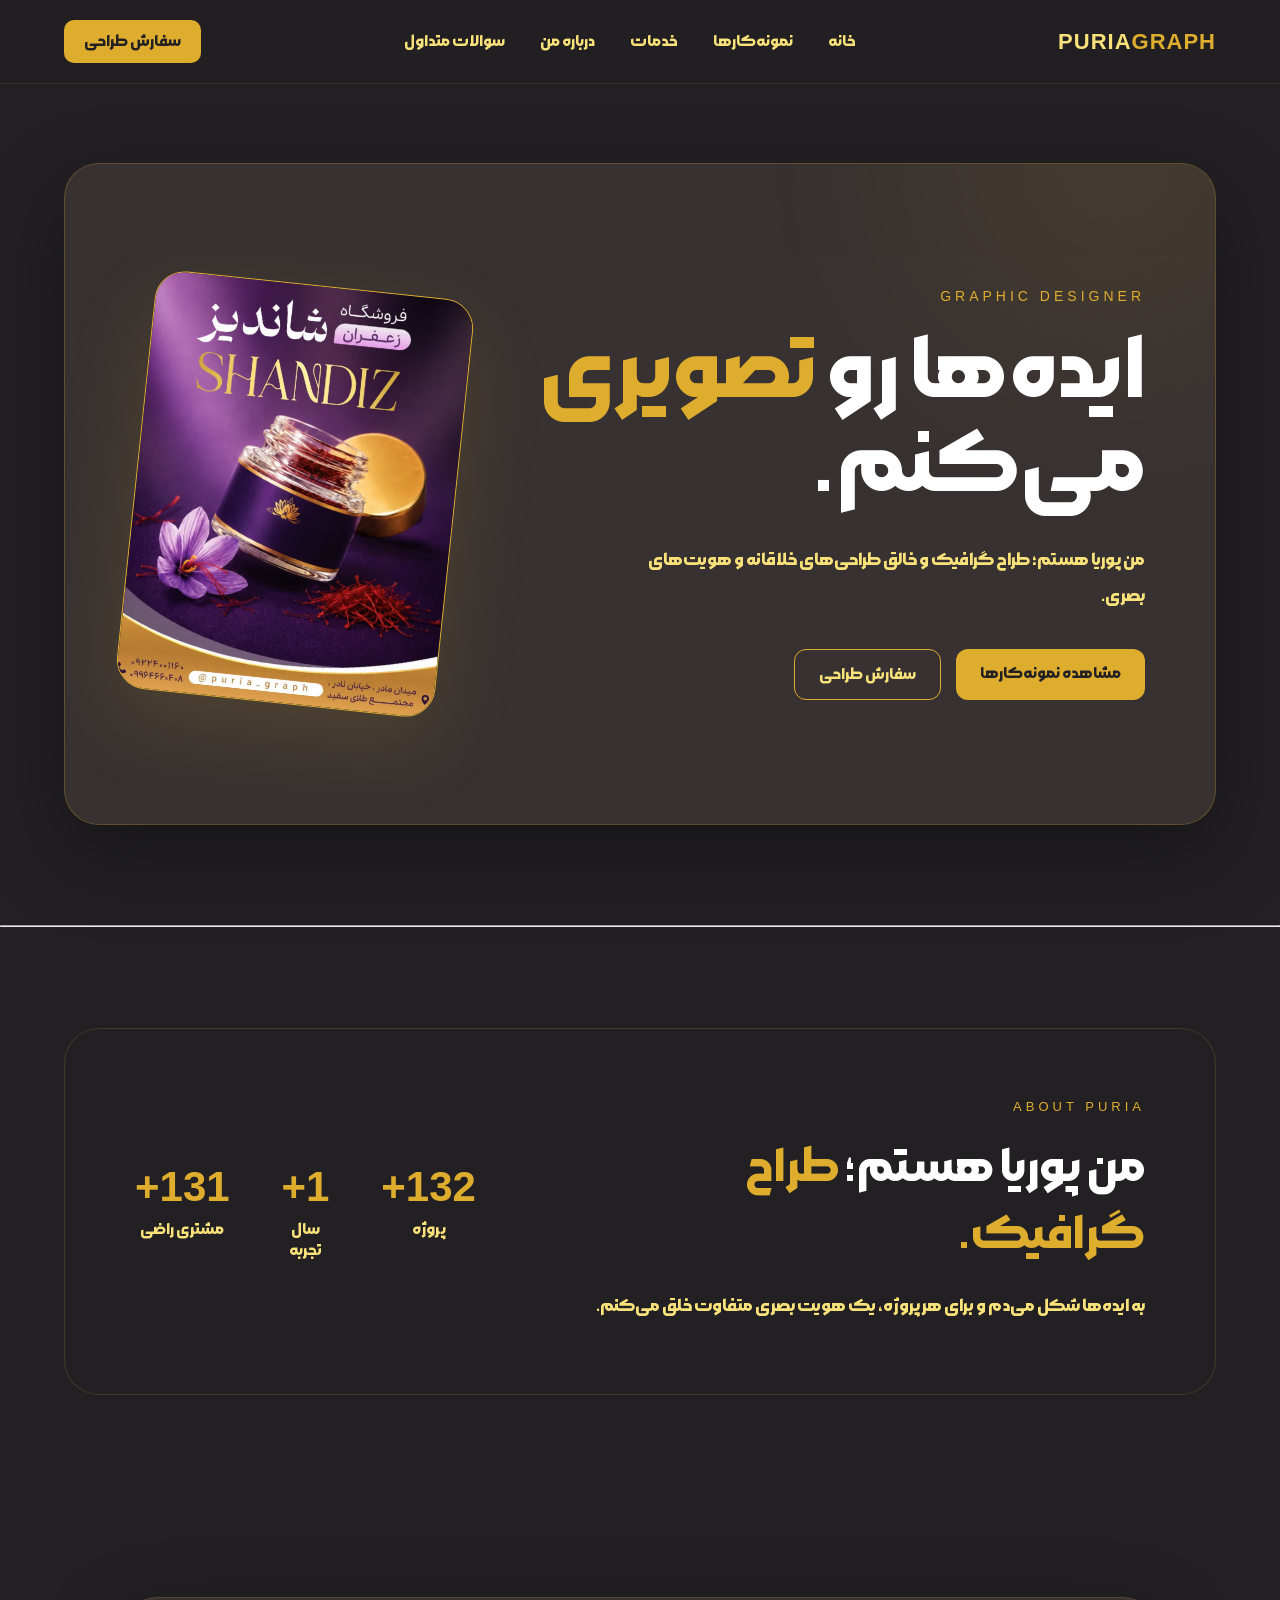
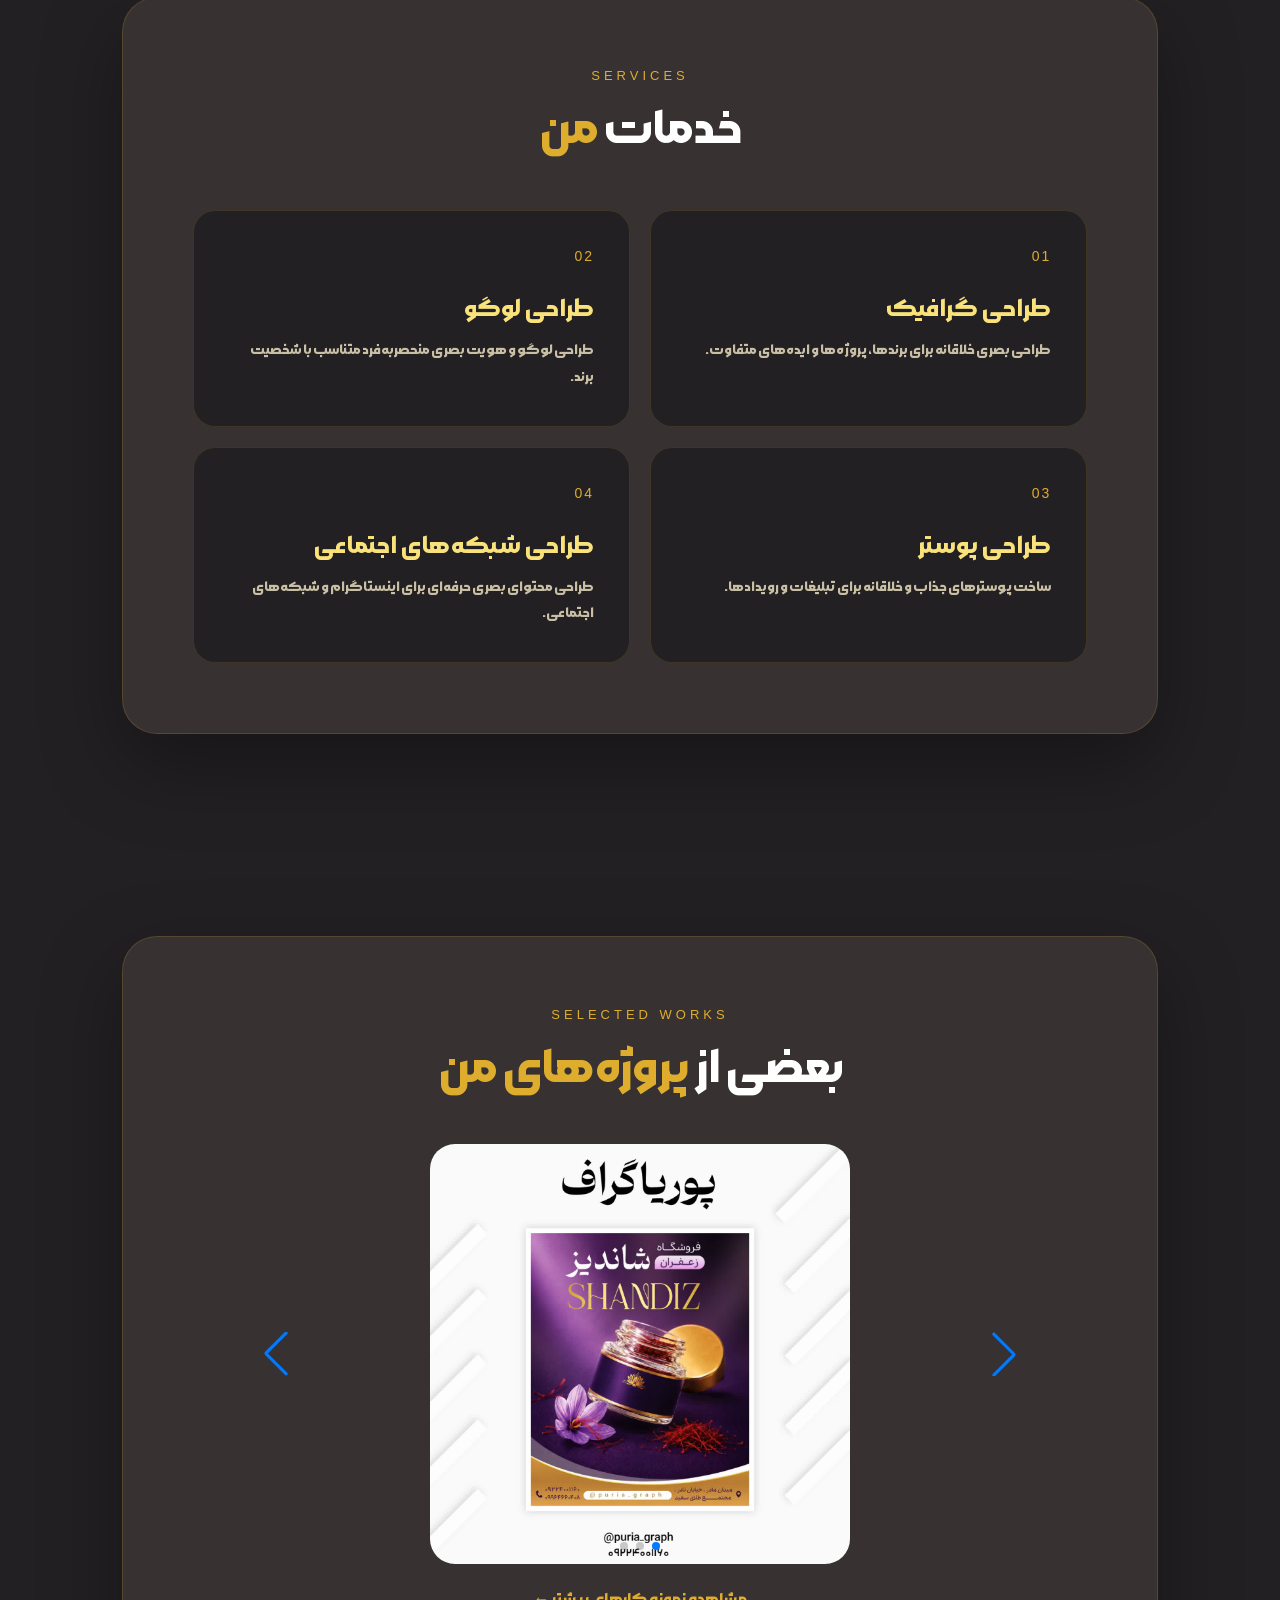
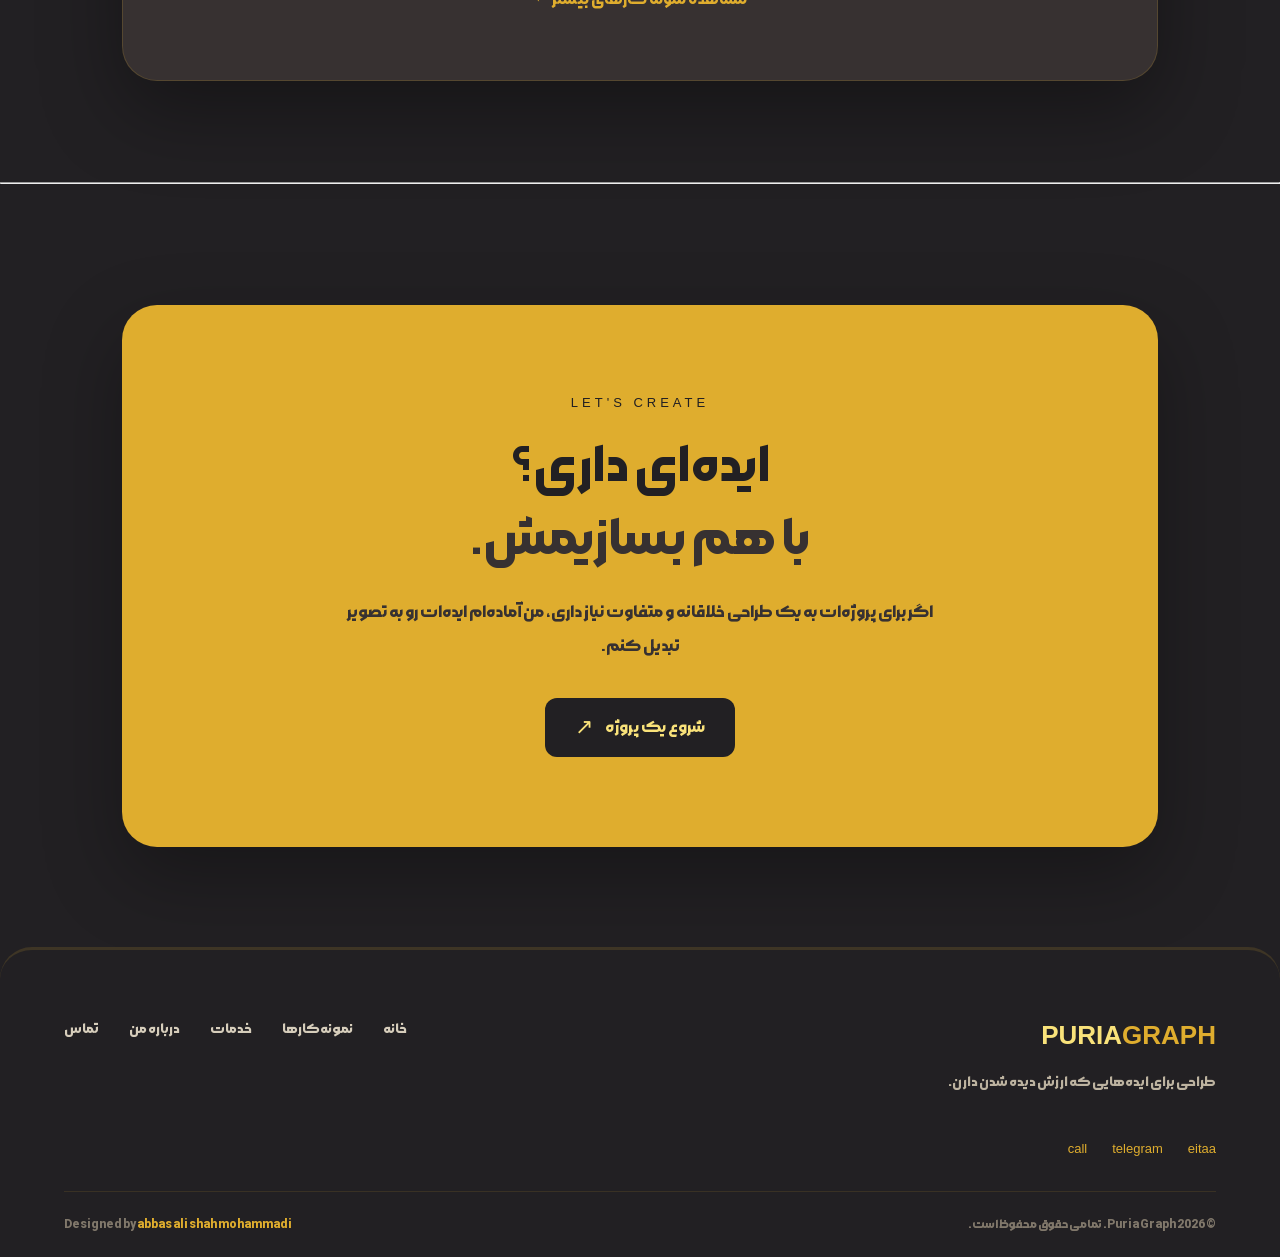
<file: index.html>
<!DOCTYPE html>
<html lang="fa" dir="rtl">
<head>
    <meta charset="UTF-8">
    <meta name="viewport" content="width=device-width, initial-scale=1.0">
    <title>Puria Graph | پوریا گراف</title>
    <link rel="stylesheet" href="assets/css/style.css">
    <link rel="stylesheet" href="assets/css/swiper-bundle.min.css">
    <script src="assets/js/swiper-bundle.min.js" defer></script>
    <script src="assets/js/app.js" defer ></script>
    <link rel="icon" href="assets/images/favicon.png"/>
</head>
<body>
        <!-- شروع ناوبری پوریاگراف -->
    <header>
    <nav class="navbar">
    <div class="container">

    <a href="#" class="logo">
    PURIA<span>GRAPH</span>
    </a>

    <button class="menu-toggle" aria-label="باز کردن منو">
    <span></span>
    <span></span>
    <span></span>
    </button>

    <div class="nav-links">

    <a href="#home">خانه</a>
    <a href="#portfolio">نمونه‌کارها</a>
    <a href="#services">خدمات</a>
    <a href="#about">درباره من</a>
    <a href="FAQ.html">سوالات متداول</a>

    <a href="#contact" class="mobile-nav-button">
    سفارش طراحی
    </a>

    </div>

    <a href="#contact" class="nav-button">
    سفارش طراحی
    </a>

    </div>
    </nav>
    </header>
        <!-- پایان ناوبری پوریاگراف -->
    <main>
        <!-- شروع هیرو پوریاگراف -->
        <section class="hero" id="home">
        <div class="hero-box">
        <div class="hero-content">
        <p class="hero-tag">
        GRAPHIC DESIGNER
        </p>
        <h1>
        ایده‌ها رو
        <span>تصویری</span>
        می‌کنم.
        </h1>
        <p class="hero-description">
        من پوریا هستم؛ طراح گرافیک و خالق
        طراحی‌های خلاقانه و هویت‌های بصری.
        </p>
        <div class="hero-buttons">
        <a href="#portfolio" class="btn-primary">
        مشاهده نمونه‌کارها
        </a>
        <a href="#contact" class="btn-secondary">
        سفارش طراحی
        </a>
        </div>
        </div>
        <div class="hero-visual">
        <div class="hero-card">
        <img src="assets/images/hero.jpg" alt="Puria Graph">
        </div>
        </div>
        </section>
        <!-- پایان هیرو پوریاگراف -->
        <br>
        <hr>
        <br>
        <!-- شروع اینترو پوریاگراف -->
        <section class="about-intro" id="about">
        <div class="about-intro-box">
        <div class="about-intro-content">
        <p class="about-tag">
        ABOUT PURIA
        </p>
        <h2>
        من پوریا هستم؛
        <span>طراح گرافیک.</span>
        </h2>
        <p class="about-description">
        به ایده‌ها شکل می‌دم و برای هر پروژه،
        یک هویت بصری متفاوت خلق می‌کنم.
        </p>
        </div>
        <div class="about-stats">
        <div class="stat">
        <h3 data-target="350">0+</h3>
        <p>پروژه</p>
        </div>
        <div class="stat">
        <h3 data-target="3">0+</h3>
        <p>سال تجربه</p>
        </div>
        <div class="stat">
        <h3 data-target="350">0+</h3>
        <p>مشتری راضی</p>
        </div>
        </div>
        </div>
        </section>
        <!-- پایان اینترو پوریاگراف -->
        <br>
        <br>
        <!-- شروع سرویس های پوریاگراف -->
        <section class="services" id="services">
        <div class="container">
        <div class="services-box">
        <div class="section-heading">
        <p>SERVICES</p>
        <h2>خدمات <span>من</span></h2>
        </div>
        <div class="services-grid">
        <div class="service-card">
        <span class="service-number">01</span>
        <h3>طراحی گرافیک</h3>
        <p>
        طراحی بصری خلاقانه برای برندها، پروژه‌ها و ایده‌های متفاوت.
        </p>
        </div>
        <div class="service-card">
        <span class="service-number">02</span>
        <h3>طراحی لوگو</h3>
        <p>
        طراحی لوگو و هویت بصری منحصربه‌فرد متناسب با شخصیت برند.
        </p>
        </div>
        <div class="service-card">
        <span class="service-number">03</span>
        <h3>طراحی پوستر</h3>
        <p>
        ساخت پوسترهای جذاب و خلاقانه برای تبلیغات و رویدادها.
        </p>
        </div>
        <div class="service-card">
        <span class="service-number">04</span>
        <h3>طراحی شبکه‌های اجتماعی</h3>
        <p>
        طراحی محتوای بصری حرفه‌ای برای اینستاگرام و شبکه‌های اجتماعی.
        </p>
        </div>
        </div>
        </section>
        <!-- پایان سرویس های پوریاگراف -->
        <br>
        <br>
        <!-- شروع نمونه کارها پوریاگراف -->
        <section class="selected-works" id="portfolio">
        <div class="container">
        <div class="selected-works-box">
        <div class="section-heading">
        <p>SELECTED WORKS</p>
        <h2>بعضی از <span>پروژه‌های من</span></h2>
        </div>
        <div class="swiper portfolioSwiper">
        <div class="swiper-wrapper">
        <div class="swiper-slide">
        <img src="assets/images/portfolio/work-1.jpg" alt="پروژه اول">
        </div>
        <div class="swiper-slide">
        <img src="assets/images/portfolio/work-2.jpg" alt="پروژه دوم">
        </div>
        <div class="swiper-slide">
        <img src="assets/images/portfolio/work-3.jpg" alt="پروژه سوم">
        </div>
        </div>
        <div class="swiper-button-prev"></div>
        <div class="swiper-button-next"></div>
        <div class="swiper-pagination"></div>
        </div>
        <a class="portfolio-more"href="portfolio.html"target="_blank">مشاهده نمونه کارهای بیشتر ←</a>
        </div>
        </div>
        </section>
        <!-- پایان نمونه کارها پوریاگراف -->
        <br>
        <hr>
        <br>
        <!-- شروع سی تی ای فینال پوریاگراف -->
        <section class="final-cta" id="contact">
        <div class="container">
        <div class="final-cta-box">
        <p class="cta-tag">
        LET'S CREATE
        </p>
        <h2>
        ایده‌ای داری؟
        <br>
        <span>با هم بسازیمش.</span>
        </h2>
        <p class="cta-description">
        اگر برای پروژه‌ات به یک طراحی خلاقانه و متفاوت نیاز داری،
        من آماده‌ام ایده‌ات رو به تصویر تبدیل کنم.
        </p>
        <a href="https://web.eitaa.com/#@puriagraph" class="cta-button">
        شروع یک پروژه
        <span>↗</span>
        </a>
        </div>
        </div>
        </section>
        <!-- پایان سی تی ای فینال پوریاگراف -->
    </main>
        <!-- شروع فوتر پوریاگراف -->
        <footer class="footer">
        <div class="container">
        <div class="footer-main">
        <div class="footer-brand">
        <a href="#" class="footer-logo">
        PURIA<span>GRAPH</span>
        </a>
        <p>
        طراحی برای ایده‌هایی که ارزش دیده شدن دارن.
        </p>
        </div>
        <div class="footer-links">
        <a href="#home">خانه</a>
        <a href="#portfolio">نمونه‌کارها</a>
        <a href="#services">خدمات</a>
        <a href="#about">درباره من</a>
        <a href="#contact">تماس</a>
        </div>
        </div>
        <div class="footer-social">
        <a href="https://web.eitaa.com/#@puriagraph" target="_blank">eitaa</a>
        <a href="https://t.me/puria_graph" target="_blank">telegram</a>
        <a href="tel:+9809224001160">call</a>
        </div>
        <div class="footer-bottom">
        <p>
        © 2026 Puria Graph. تمامی حقوق محفوظ است.
        </p>
        <p>
        Designed by <span> abbas ali shah mohammadi</span>
        </p>
        </div>
        </div>
        </footer>
        <!-- پایان فوتر پوریاگراف -->
        <button id="backToTop" aria-label="بازگشت به بالا">
        ↑
        </button>
</body>
</html>
</file>
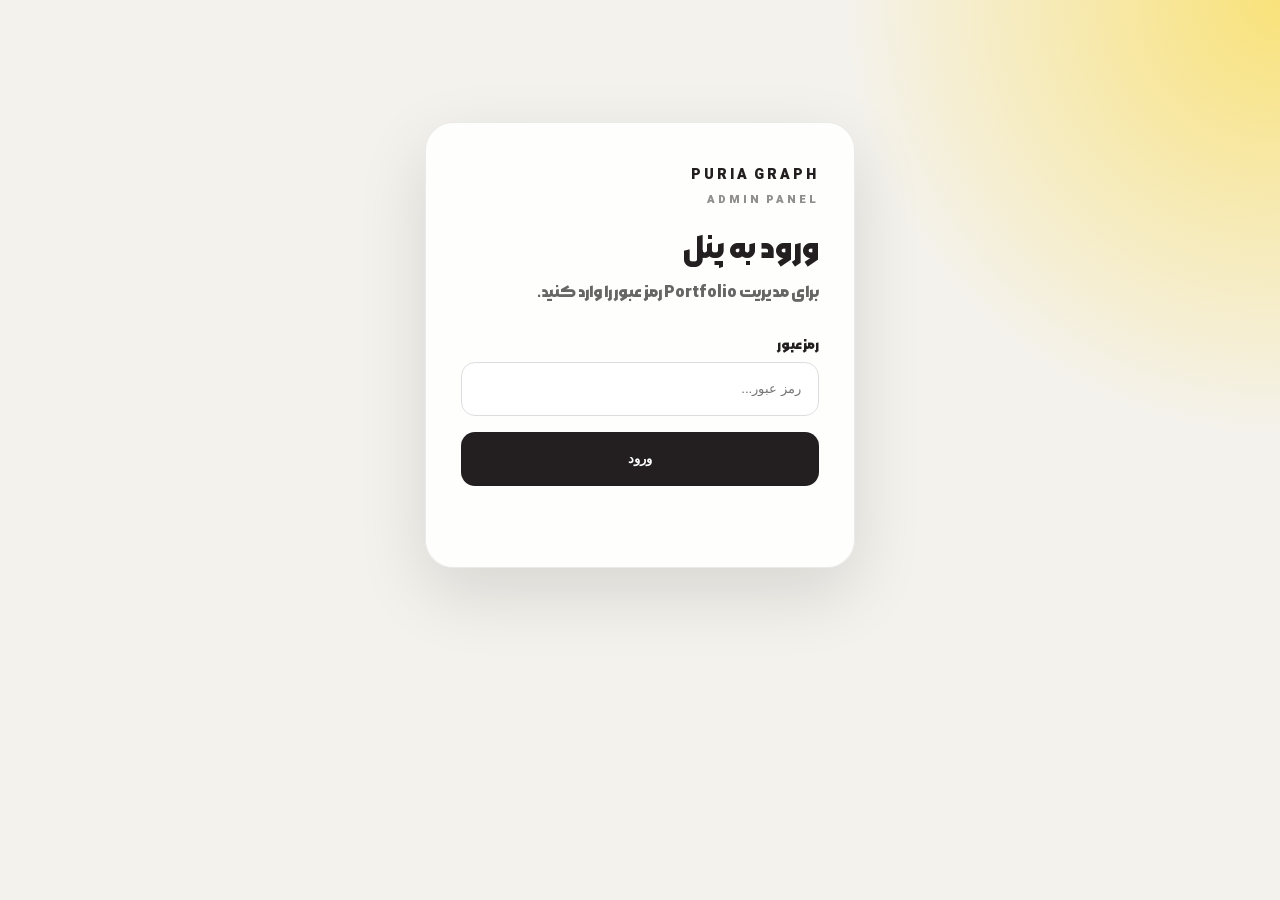
<file: admin/index.html>
<!DOCTYPE html>

<html lang="fa" dir="rtl">

<head>

    <meta charset="UTF-8">

    <meta
        name="viewport"
        content="width=device-width, initial-scale=1.0"
    >

    <title>Puria Graph | Admin</title>

    <link
        rel="stylesheet"
        href="style.css"
    >

</head>

<body>

    <main class="admin-container">

        <!-- ==============================
             LOGIN
        =============================== -->

        <section
            class="login-box"
            id="loginBox"
        >

            <div class="logo">
                PURIA GRAPH
            </div>

            <p class="tag">
                ADMIN PANEL
            </p>

            <h1>
                ورود به پنل
            </h1>

            <p class="description">
                برای مدیریت Portfolio رمز عبور را وارد کنید.
            </p>

            <form id="loginForm">

                <label for="password">
                    رمز عبور
                </label>

                <input
                    id="password"
                    type="password"
                    placeholder="رمز عبور..."
                    autocomplete="current-password"
                    required
                >

                <button
                    type="submit"
                    id="loginButton"
                >
                    ورود
                </button>

            </form>

            <p
                class="message"
                id="loginMessage"
            ></p>

        </section>


        <!-- ==============================
             ADMIN PANEL
        =============================== -->

        <section
            class="panel-box hidden"
            id="panelBox"
        >

            <div class="panel-header">

                <div>

                    <p class="tag">
                        PURIA GRAPH
                    </p>

                    <h1>
                        مدیریت Portfolio
                    </h1>

                </div>

                <button
                    class="logout-button"
                    id="logoutButton"
                    type="button"
                >
                    خروج
                </button>

            </div>


            <!-- Upload -->

            <div class="upload-area">

                <div class="upload-icon">
                    ↑
                </div>

                <h2>
                    آپلود پروژه جدید
                </h2>

                <p>
                    JPG، PNG، WEBP یا GIF
                    <br>
                    حداکثر 10MB
                </p>

                <input
                    id="imageInput"
                    type="file"
                    accept="image/jpeg,image/png,image/webp,image/gif"
                    hidden
                >

                <label
                    for="imageInput"
                    class="select-button"
                >
                    انتخاب تصویر
                </label>

                <div
                    class="preview hidden"
                    id="preview"
                >

                    <img
                        id="previewImage"
                        alt="Preview"
                    >

                    <p id="fileName"></p>

                </div>

                <button
                    id="uploadButton"
                    class="upload-button"
                    type="button"
                    disabled
                >
                    آپلود تصویر
                </button>

                <p
                    class="message"
                    id="uploadMessage"
                ></p>

            </div>


            <!-- Existing Works -->

            <div class="works-section">

                <div class="works-title">

                    <h2>
                        پروژه‌های موجود
                    </h2>

                    <span id="worksCount">
                        0 پروژه
                    </span>

                </div>

                <div
                    class="works-grid"
                    id="worksGrid"
                ></div>

            </div>

        </section>

    </main>

    <script src="app.js"></script>

</body>

</html>
</file>
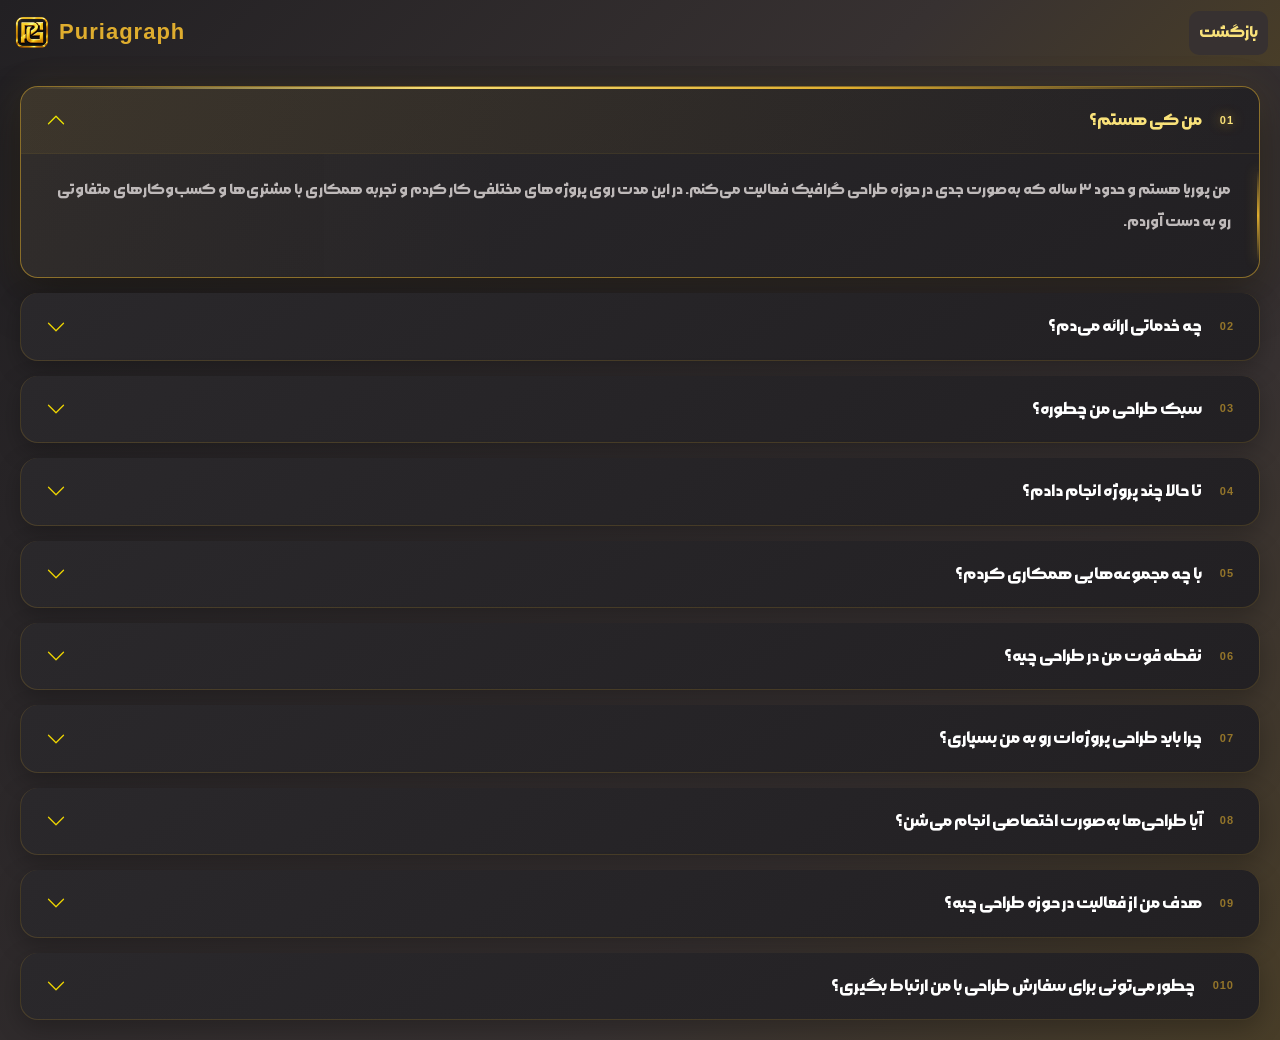
<file: FAQ.html>
<!DOCTYPE html>
    <html lang="fa" dir="rtl">
    <head>
        <meta charset="UTF-8">
        <meta name="viewport" content="width=device-width, initial-scale=1.0">
        <link rel="stylesheet" href="assets/css/bootstrap.min.css">
        <link rel="stylesheet" href="assets/css/FAQ.css">
        <script src="assets/js/bootstrap.bundle.min.js" defer></script>
        <title>سوالات متداول  | faq</title>
        <link rel="icon" href="assets/images/favicon.png" />
    </head>
    <body>
    <header>
        <nav class="navbar bg-body-tertiary ">
        <div class="container-fluid">
        <a class="navbar-brand" href="#">
        <img src="assets/images/favicon.png" alt="Logo" width="40" height="40" class="d-inline-block align-text-center">
        Puria<span>graph</span>
        </a>
        <a class="BackToHome" href="index.html">بازگشت</a>
        </div>
        </nav>
    </header>
    <main>
        <div class="accordion-box">
        <div class="accordion" id="accordionExample">
        <!-- 01 -->
        <div class="accordion-item">
        <h2 class="accordion-header">
        <button class="accordion-button" type="button"
        data-bs-toggle="collapse"
        data-bs-target="#collapseOne"
        aria-expanded="true"
        aria-controls="collapseOne">
        من کی هستم؟
        </button>
        </h2>
        <div id="collapseOne"
        class="accordion-collapse collapse show"
        data-bs-parent="#accordionExample">
        <div class="accordion-body">
        <p>
        من پوریا هستم و حدود ۳ ساله که به‌صورت جدی در حوزه طراحی گرافیک
        فعالیت می‌کنم. در این مدت روی پروژه‌های مختلفی کار کردم و تجربه
        همکاری با مشتری‌ها و کسب‌وکارهای متفاوتی رو به دست آوردم.
        </p>
        </div>
        </div>
        </div>
        <!-- 02 -->
        <div class="accordion-item">
        <h2 class="accordion-header">
        <button class="accordion-button collapsed" type="button"
        data-bs-toggle="collapse"
        data-bs-target="#collapseTwo"
        aria-expanded="false"
        aria-controls="collapseTwo">
        چه خدماتی ارائه می‌دم؟
        </button>
        </h2>
        <div id="collapseTwo"
        class="accordion-collapse collapse"
        data-bs-parent="#accordionExample">
        <div class="accordion-body">
        <p>
        در زمینه طراحی گرافیک فعالیت می‌کنم و خدماتی مثل طراحی پوستر،
        کاور، بنر تبلیغاتی، کارت ویزیت، محتوای بصری شبکه‌های اجتماعی
        و طراحی‌های اختصاصی رو انجام می‌دم.
        </p>
        </div>
        </div>
        </div>
        <!-- 03 -->
        <div class="accordion-item">
        <h2 class="accordion-header">
        <button class="accordion-button collapsed" type="button"
        data-bs-toggle="collapse"
        data-bs-target="#collapseThree"
        aria-expanded="false"
        aria-controls="collapseThree">
        سبک طراحی من چطوره؟
        </button>
        </h2>
        <div id="collapseThree"
        class="accordion-collapse collapse"
        data-bs-parent="#accordionExample">
        <div class="accordion-body">
        <p>
        سعی می‌کنم برای هر پروژه، طراحی متناسب با هدف و هویت اون کسب‌وکار
        انجام بدم. به طراحی‌های مدرن، حرفه‌ای، خلاقانه و مینیمال علاقه
        بیشتری دارم.
        </p>
        </div>
        </div>
        </div>
        <!-- 04 -->
        <div class="accordion-item">
        <h2 class="accordion-header">
        <button class="accordion-button collapsed" type="button"
        data-bs-toggle="collapse"
        data-bs-target="#collapseFour"
        aria-expanded="false"
        aria-controls="collapseFour">
        تا حالا چند پروژه انجام دادم؟
        </button>
        </h2>
        <div id="collapseFour"
        class="accordion-collapse collapse"
        data-bs-parent="#accordionExample">
        <div class="accordion-body">
        <p>
        در طول فعالیت حرفه‌ایم، پروژه‌های متعددی برای افراد و مجموعه‌های
        مختلف انجام دادم و تجربه همکاری در پروژه‌های متنوع رو دارم.
        </p>
        </div>
        </div>
        </div>
        <!-- 05 -->
        <div class="accordion-item">
        <h2 class="accordion-header">
        <button class="accordion-button collapsed" type="button"
        data-bs-toggle="collapse"
        data-bs-target="#collapseFive"
        aria-expanded="false"
        aria-controls="collapseFive">
        با چه مجموعه‌هایی همکاری کردم؟
        </button>
        </h2>
        <div id="collapseFive"
        class="accordion-collapse collapse"
        data-bs-parent="#accordionExample">
        <div class="accordion-body">
        <p>
        در این مدت با افراد، پیج‌ها و کسب‌وکارهای مختلف در زمینه‌های
        گوناگون همکاری داشتم و هر پروژه برای من تجربه‌ای جدید برای
        یادگیری و پیشرفت بوده.
        </p>
        </div>
        </div>
        </div>
        <!-- 06 -->
        <div class="accordion-item">
        <h2 class="accordion-header">
        <button class="accordion-button collapsed" type="button"
        data-bs-toggle="collapse"
        data-bs-target="#collapseSix"
        aria-expanded="false"
        aria-controls="collapseSix">
        نقطه قوت من در طراحی چیه؟
        </button>
        </h2>
        <div id="collapseSix"
        class="accordion-collapse collapse"
        data-bs-parent="#accordionExample">
        <div class="accordion-body">
        <p>
        تلاش می‌کنم فقط یک طرح زیبا تحویل ندم؛ بلکه طراحی‌ای ایجاد کنم
        که هدف مشخصی داشته باشه و بتونه توجه مخاطب رو جلب کنه و پیام
        موردنظر رو به‌درستی منتقل کنه.
        </p>
        </div>
        </div>
        </div>
        <!-- 07 -->
        <div class="accordion-item">
        <h2 class="accordion-header">
        <button class="accordion-button collapsed" type="button"
        data-bs-toggle="collapse"
        data-bs-target="#collapseSeven"
        aria-expanded="false"
        aria-controls="collapseSeven">
        چرا باید طراحی پروژه‌ات رو به من بسپاری؟
        </button>
        </h2>
        <div id="collapseSeven"
        class="accordion-collapse collapse"
        data-bs-parent="#accordionExample">
        <div class="accordion-body">
        <p>
        چون هر پروژه رو متناسب با نیاز و هدف مشتری طراحی می‌کنم و قبل
        از شروع، سعی می‌کنم دقیقاً متوجه بشم که مشتری چه چیزی می‌خواد
        و طراحی باید چه نتیجه‌ای برای اون داشته باشه.
        </p>
        </div>
        </div>
        </div>
        <!-- 08 -->
        <div class="accordion-item">
        <h2 class="accordion-header">
        <button class="accordion-button collapsed" type="button"
        data-bs-toggle="collapse"
        data-bs-target="#collapseEight"
        aria-expanded="false"
        aria-controls="collapseEight">
        آیا طراحی‌ها به‌صورت اختصاصی انجام می‌شن؟
        </button>
        </h2>
        <div id="collapseEight"
        class="accordion-collapse collapse"
        data-bs-parent="#accordionExample">
        <div class="accordion-body">
        <p>
        بله. هدفم اینه که برای هر پروژه یک طراحی متناسب با موضوع، برند
        و نیاز مشتری ایجاد کنم و تا حد ممکن از طراحی‌های تکراری و
        کلیشه‌ای فاصله بگیرم.
        </p>
        </div>
        </div>
        </div>
        <!-- 09 -->
        <div class="accordion-item">
        <h2 class="accordion-header">
        <button class="accordion-button collapsed" type="button"
        data-bs-toggle="collapse"
        data-bs-target="#collapseNine"
        aria-expanded="false"
        aria-controls="collapseNine">
        هدف من از فعالیت در حوزه طراحی چیه؟
        </button>
        </h2>
        <div id="collapseNine"
        class="accordion-collapse collapse"
        data-bs-parent="#accordionExample">
        <div class="accordion-body">
        <p>
        هدفم اینه که با ادامه فعالیت حرفه‌ای، پروژه‌های بزرگ‌تر و
        چالش‌برانگیزتری انجام بدم، تجربه بیشتری کسب کنم و در نهایت
        یک برند شخصی قدرتمند در حوزه طراحی داشته باشم.
        </p>
        </div>
        </div>
        </div>
        <!-- 10 -->
        <div class="accordion-item">
        <h2 class="accordion-header">
        <button class="accordion-button collapsed" type="button"
        data-bs-toggle="collapse"
        data-bs-target="#collapseTen"
        aria-expanded="false"
        aria-controls="collapseTen">
        چطور می‌تونی برای سفارش طراحی با من ارتباط بگیری؟
        </button>
        </h2>
        <div id="collapseTen"
        class="accordion-collapse collapse"
        data-bs-parent="#accordionExample">
        <div class="accordion-body">
        <p>
        برای ثبت سفارش یا دریافت اطلاعات بیشتر، می‌تونید از طریق
        راه‌های ارتباطی درج‌شده در سایت با من در تماس باشید.
        </p>
        </div>
        </div>
        </div>
        </div>
        </div>
    </main>
    </body>
    </html>
</file>
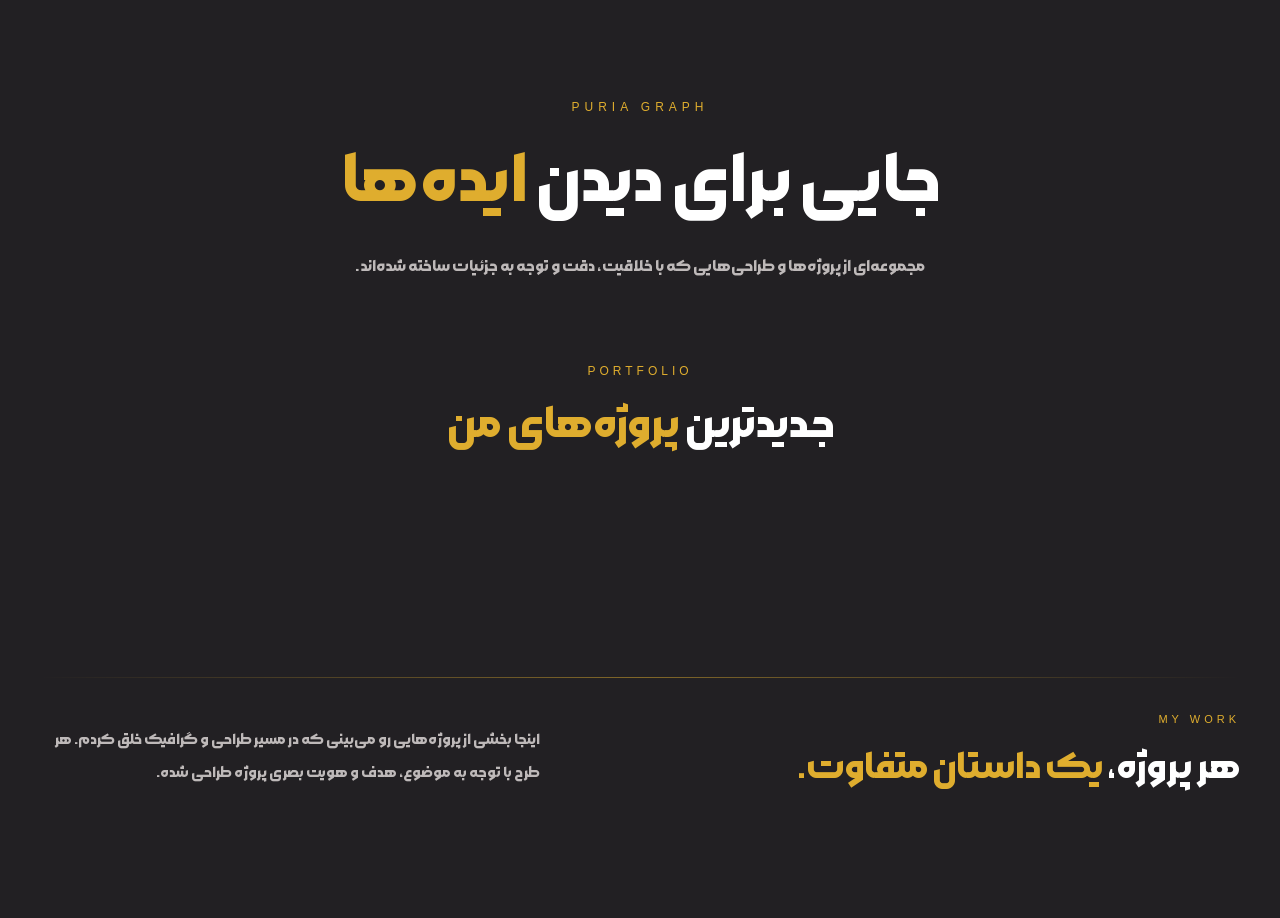
<file: portfolio.html>
<!DOCTYPE html>
<html lang="fa" dir="rtl">

<head>

    <meta charset="UTF-8">

    <meta name="viewport" content="width=device-width, initial-scale=1.0">

    <title>Puria Graph | پوریا گراف</title>

    <link rel="stylesheet" href="assets/css/style.css">

    <link rel="stylesheet" href="assets/css/swiper-bundle.min.css">

    <link rel="stylesheet" href="assets/css/portfolio.css">

    <script src="assets/js/swiper-bundle.min.js" defer></script>

    <script src="assets/js/app.js" defer></script>

    <link rel="icon" href="assets/images/favicon.png">

</head>

<body>

    <!-- =================================================
         PORTFOLIO
    ================================================== -->

    <section class="selected-works" id="portfolio">

        <div class="container">

            <!-- =========================
                 PAGE INTRO
            ========================== -->

            <div class="portfolio-intro">

                <p class="portfolio-intro-tag">
                    PURIA GRAPH
                </p>

                <h1>
                    جایی برای دیدن
                    <span>ایده‌ها</span>
                </h1>

                <p class="portfolio-intro-text">
                    مجموعه‌ای از پروژه‌ها و طراحی‌هایی که با
                    خلاقیت، دقت و توجه به جزئیات ساخته شده‌اند.
                </p>

            </div>


            <!-- =========================
                 SECTION HEADING
            ========================== -->

            <div class="section-heading">

                <p>PORTFOLIO</p>

                <h2>
                    جدیدترین
                    <span>پروژه‌های من</span>
                </h2>

            </div>


            <!-- =========================
                 SWIPER
            ========================== -->

<div class="swiper portfolioSwiper">

    <div
        class="swiper-wrapper"
        id="portfolio-wrapper"
    >
        <!-- عکس‌ها توسط JS اینجا ساخته می‌شوند -->
    </div>

    <div class="swiper-button-prev"></div>

    <div class="swiper-button-next"></div>

    <div class="swiper-pagination"></div>

</div>


            <!-- =========================
                 BOTTOM INFO
            ========================== -->

            <div class="portfolio-bottom">

                <div class="portfolio-bottom-line"></div>

                <div class="portfolio-bottom-content">

                    <div>

                        <span class="portfolio-bottom-label">
                            MY WORK
                        </span>

                        <h3>
                            هر پروژه،
                            <span>یک داستان متفاوت.</span>
                        </h3>

                    </div>

                    <p>
                        اینجا بخشی از پروژه‌هایی رو می‌بینی
                        که در مسیر طراحی و گرافیک خلق کردم.
                        هر طرح با توجه به موضوع، هدف و هویت
                        بصری پروژه طراحی شده.
                    </p>

                </div>

            </div>

        </div>

    </section>

</body>

</html>
</file>
<file: assets/css/style.css>
@font-face {
  font-family: "morabba";
  src: url("../fonts/Morabba-Bold.ttf") format("truetype");
}

:root {
  --gold: rgb(223, 173, 46);
  --gold-light: rgb(249, 226, 122);
  --brown-dark: rgb(55, 49, 49);
  --black: rgb(34, 32, 35);
  --white: #ffffff;
  --text-muted: rgb(190, 185, 185);
}

* {
  margin: 0;
  padding: 0;
  box-sizing: border-box;
}

html {
  scroll-behavior: smooth;
}

body {
  font-family: "morabba", sans-serif;
  background: var(--black);
  color: var(--white);
}

hr {
  height: 2px;
}

.container {
  width: min(1200px, 90%);
  margin: auto;
}

/* =========================
   NAVBAR
========================= */

.navbar {
  position: sticky;
  top: 0;
  z-index: 1000;

  padding: 20px 0;

  background: rgba(34, 32, 35, 0.85);
  backdrop-filter: blur(15px);

  border-bottom: 1px solid rgba(223, 173, 46, 0.1);
}

.navbar .container {
  display: flex;
  align-items: center;
  justify-content: space-between;
}

.logo {
  color: var(--gold-light);
  text-decoration: none;

  font-family: Arial, sans-serif;
  font-size: 22px;
  font-weight: 800;
  letter-spacing: 1px;

  transition: 0.3s;
}

.logo span {
  color: var(--gold);
}

.logo:hover {
  color: var(--gold);
}

.nav-links {
  display: flex;
  gap: 35px;
}

.nav-links a {
  color: var(--gold-light);
  text-decoration: none;

  font-size: 16px;

  transition: 0.3s;
}

.nav-links a:hover {
  color: var(--gold);

  transform: translateY(-2px);
}

.nav-button {
  text-decoration: none;

  color: var(--black);
  background: var(--gold);

  padding: 11px 20px;

  border-radius: 10px;

  font-weight: 700;

  transition: 0.3s;
}

.nav-button:hover {
  background: var(--gold-light);

  transform: translateY(-2px);

  box-shadow: 0 8px 25px rgba(223, 173, 46, 0.2);
}

/* =========================
   HERO
========================= */

.hero {
  min-height: calc(100vh - 80px);

  display: flex;
  align-items: center;
  justify-content: space-between;

  gap: 80px;
}

.hero-content {
  max-width: 650px;
}

.hero-tag {
  font-family: Arial, sans-serif;

  font-size: 14px;
  letter-spacing: 4px;

  color: var(--gold);

  margin-bottom: 20px;
}

.hero h1 {
  font-family: "morabba", sans-serif;

  font-size: clamp(55px, 7vw, 100px);

  line-height: 1.05;

  margin-bottom: 30px;
}

.hero h1 span {
  color: var(--gold);
}

.hero-description {
  max-width: 500px;

  color: var(--gold-light);

  font-size: 18px;
  line-height: 2;

  margin-bottom: 35px;
}

.hero-buttons {
  display: flex;
  gap: 15px;
}

.hero-buttons a {
  text-decoration: none;

  padding: 14px 24px;

  border-radius: 12px;

  transition: 0.3s;
}

.btn-primary {
  background: var(--gold);
  color: var(--black);
}

.btn-primary:hover {
  background: var(--gold-light);

  transform: translateY(-3px);

  box-shadow: 0 10px 30px rgba(223, 173, 46, 0.2);
}

.btn-secondary {
  border: 1px solid var(--gold);
  color: var(--gold-light);
}

.btn-secondary:hover {
  background: var(--gold);
  color: var(--black);

  transform: translateY(-3px);
}

/* =========================
   HERO VISUAL
========================= */

.hero-visual {
  width: 420px;
  height: 520px;

  display: flex;
  align-items: center;
  justify-content: center;
}

.hero-card {
  width: 320px;
  height: 420px;

  border-radius: 30px;

  overflow: hidden;

  border: 1px solid var(--gold);

  transform: rotate(6deg);

  box-shadow: 0 30px 80px rgba(223, 173, 46, 0.15);
}

.hero-card img {
  width: 100%;
  height: 100%;

  object-fit: cover;

  display: block;
}

.hero-card span {
  font-family: Arial, sans-serif;

  font-size: 180px;
  font-weight: 900;

  color: var(--gold);

  opacity: 0.12;
}
.hero {
  padding: 60px 0;
}

.hero-box {
  width: 1200px;
  max-width: 90%;
  min-height: 650px;

  margin: 0 auto;

  display: flex;
  align-items: center;
  justify-content: space-between;

  gap: 80px;

  padding: 70px;

  background: var(--brown-dark);

  border: 1px solid rgba(223, 173, 46, 0.25);

  border-radius: 35px;

  box-shadow: 0 30px 80px rgba(0, 0, 0, 0.35);

  position: relative;
  overflow: hidden;
}

.hero-box::before {
  content: "";

  position: absolute;

  width: 400px;
  height: 400px;

  top: -200px;
  right: -100px;

  background: var(--gold);

  opacity: 0.08;

  filter: blur(100px);

  border-radius: 50%;
}

.hero-content,
.hero-visual {
  position: relative;
  z-index: 1;
}
.about-intro {
  padding: 80px 0;
}

.about-intro-box {
  width: 1200px;
  max-width: 90%;

  margin: 0 auto;

  padding: 70px;

  display: flex;
  align-items: center;
  justify-content: space-between;

  gap: 80px;

  background: var(--black);

  border: 1px solid rgba(223, 173, 46, 0.18);

  border-radius: 35px;
}

.about-intro-content {
  max-width: 650px;
}

.about-tag {
  font-family: Arial, sans-serif;

  font-size: 13px;
  letter-spacing: 4px;

  color: var(--gold);

  margin-bottom: 20px;
}

.about-intro h2 {
  font-size: 48px;
  line-height: 1.4;

  margin-bottom: 20px;
}

.about-intro h2 span {
  color: var(--gold);
}

.about-description {
  color: var(--gold-light);

  font-size: 18px;
  line-height: 2;
}

.about-stats {
  display: flex;
  gap: 45px;
}

.stat {
  text-align: center;
}

.stat h3 {
  font-family: Arial, sans-serif;

  font-size: 42px;

  color: var(--gold);

  margin-bottom: 8px;
}

.stat p {
  color: var(--gold-light);

  font-size: 16px;
}
.selected-works {
  padding: 100px 0;
}

.section-heading {
  text-align: center;
  margin-bottom: 50px;
}

.section-heading p {
  font-family: Arial, sans-serif;
  font-size: 13px;
  letter-spacing: 4px;
  color: var(--gold);
  margin-bottom: 15px;
}

.section-heading h2 {
  font-size: 48px;
  color: var(--white);
}

.section-heading h2 span {
  color: var(--gold);
}
.portfolioSwiper {
  width: 780px;
  margin: 0 auto;
}
.portfolioSwiper .swiper-slide {
  display: flex;
  justify-content: center;
  align-items: center;
}

.portfolioSwiper .swiper-slide img {
  width: auto;
  height: 420px;

  max-width: 700px;

  object-fit: contain;

  border-radius: 25px;

  display: block;
}
.portfolioSwiper .swiper-slide img:hover {
  box-shadow: 0 20px 50px rgba(223, 173, 46, 0.2);
}
.selected-works {
  padding: 80px 0;
}
.selected-works-box {
  width: 1200px;
  max-width: 90%;
  margin: 0 auto;
  padding: 70px;
  background: var(--brown-dark);
  border: 1px solid rgba(223, 173, 46, 0.18);
  border-radius: 35px;
  box-shadow: 0 30px 80px rgba(0, 0, 0, 0.35);
}
.selected-works-box .section-heading {
  margin-bottom: 45px;
}
.portfolio-more {
  display: block;
  width: fit-content;
  margin: 25px auto 0;
  text-align: center;
  text-decoration: none;
  color: var(--gold);
}
.services {
  padding: 80px 0;
}

.services-box {
  width: 1200px;
  max-width: 90%;

  margin: 0 auto;

  padding: 70px;

  background: var(--brown-dark);

  border: 1px solid rgba(223, 173, 46, 0.18);

  border-radius: 35px;

  box-shadow: 0 30px 80px rgba(0, 0, 0, 0.35);
}

.services-box .section-heading {
  margin-bottom: 50px;
}

.services-grid {
  display: grid;

  grid-template-columns: repeat(2, 1fr);

  gap: 20px;
}

.service-card {
  position: relative;

  padding: 35px;

  min-height: 190px;

  background: var(--black);

  border: 1px solid rgba(223, 173, 46, 0.15);

  border-radius: 22px;

  transition: 0.3s ease;
}

.service-card:hover {
  transform: translateY(-6px);

  border-color: rgba(223, 173, 46, 0.5);

  box-shadow: 0 20px 50px rgba(0, 0, 0, 0.3);
}

.service-number {
  font-family: Arial, sans-serif;

  font-size: 14px;

  color: var(--gold);

  letter-spacing: 2px;
}

.service-card h3 {
  margin-top: 25px;
  margin-bottom: 12px;

  font-size: 25px;

  color: var(--gold-light);
}

.service-card p {
  color: #c9bfa5;

  font-size: 14px;

  line-height: 1.9;

  max-width: 420px;
}
.final-cta {
  padding: 100px 0;
}

.final-cta-box {
  width: 1200px;
  max-width: 90%;

  margin: 0 auto;

  padding: 90px 70px;

  text-align: center;

  background: var(--gold);

  border-radius: 35px;

  box-shadow: 0 30px 80px rgba(0, 0, 0, 0.3);
}

.cta-tag {
  font-family: Arial, sans-serif;

  font-size: 13px;
  letter-spacing: 4px;

  color: var(--black);

  margin-bottom: 20px;
}

.final-cta h2 {
  font-size: 52px;
  line-height: 1.4;

  color: var(--black);

  margin-bottom: 20px;
}

.final-cta h2 span {
  color: var(--brown-dark);
}

.cta-description {
  max-width: 600px;

  margin: 0 auto 35px;

  font-size: 17px;
  line-height: 2;

  color: var(--brown-dark);
}

.cta-button {
  display: inline-flex;

  align-items: center;
  gap: 12px;

  padding: 15px 30px;

  background: var(--black);

  color: var(--gold-light);

  border-radius: 12px;

  text-decoration: none;

  font-size: 16px;

  transition: 0.3s ease;
}

.cta-button span {
  font-size: 22px;
}

.cta-button:hover {
  transform: translateY(-4px);

  box-shadow: 0 15px 35px rgba(0, 0, 0, 0.3);
}
.footer {
  padding: 70px 0 25px;

  background: var(--black);

  border-top: 3px solid rgba(223, 173, 46, 0.15);

  border-top-left-radius: 2rem;

  border-top-right-radius: 2rem;
}

.footer-main {
  display: flex;

  justify-content: space-between;
  align-items: flex-start;

  padding-bottom: 45px;
}

.footer-brand {
  max-width: 350px;
}

.footer-logo {
  font-family: Arial, sans-serif;

  font-size: 26px;
  font-weight: 800;

  color: var(--gold-light);

  text-decoration: none;
}

.footer-logo span {
  color: var(--gold);
}

.footer-brand p {
  margin-top: 18px;

  color: #bdb3a0;

  font-size: 14px;

  line-height: 1.9;
}

.footer-links {
  display: flex;

  gap: 30px;
}

.footer-links a {
  color: #d6cdbb;

  text-decoration: none;

  font-size: 14px;

  transition: 0.3s ease;
}

.footer-links a:hover {
  color: var(--gold);
}

.footer-social {
  display: flex;

  gap: 25px;

  padding-bottom: 35px;
}

.footer-social a {
  color: var(--gold);

  text-decoration: none;

  font-family: Arial, sans-serif;

  font-size: 13px;

  transition: 0.3s ease;
}

.footer-social a:hover {
  color: var(--gold-light);
}

.footer-bottom {
  display: flex;

  justify-content: space-between;
  align-items: center;

  padding-top: 25px;

  border-top: 1px solid rgba(223, 173, 46, 0.12);
}

.footer-bottom p {
  margin: 0;

  color: #81786b;

  font-size: 12px;
}

.footer-bottom span {
  color: var(--gold);
}

.menu-toggle {
  display: none;

  width: 42px;
  height: 42px;

  border: 1px solid rgba(223, 173, 46, 0.3);
  border-radius: 10px;

  background: transparent;

  cursor: pointer;

  padding: 9px;

  flex-direction: column;
  justify-content: center;
  gap: 5px;
}

.menu-toggle span {
  display: block;

  width: 100%;
  height: 2px;

  background: var(--gold);

  border-radius: 10px;

  transition: 0.3s ease;
}

.mobile-nav-button {
  display: none;
}

/* desktop finished */
/* =========================
   RESPONSIVE
========================= */

/* =========================
   TABLET
========================= */

@media (max-width: 992px) {
  .navbar .container {
    gap: 25px;
  }

  .nav-links {
    gap: 20px;
  }

  .hero-box {
    padding: 50px;
    gap: 40px;
  }

  .hero-content {
    max-width: 50%;
  }

  .hero h1 {
    font-size: 65px;
  }

  .hero-visual {
    width: 350px;
    height: 450px;
  }

  .hero-card {
    width: 270px;
    height: 360px;
  }

  .about-intro-box {
    padding: 50px;
    gap: 40px;
  }

  .about-intro h2 {
    font-size: 40px;
  }

  .about-stats {
    gap: 25px;
  }

  .stat h3 {
    font-size: 35px;
  }

  .selected-works-box,
  .services-box,
  .final-cta-box {
    padding: 50px;
  }

  .portfolioSwiper {
    width: 700px;
    max-width: 100%;
  }
}

/* =========================
   MOBILE
========================= */

@media (max-width: 768px) {
  /* NAVBAR */

  .navbar {
    padding: 15px 0;
  }

  .navbar .container {
    display: flex;
    align-items: center;
    justify-content: space-between;
    position: relative;
  }

  .menu-toggle {
    display: flex;
  }

  .nav-button {
    display: none;
  }

  /* MOBILE MENU */

  .nav-links {
    position: absolute;

    top: calc(100% + 15px);
    left: 2%;

    width: 96%;

    display: flex;
    flex-direction: column;
    align-items: center;

    gap: 0;

    padding: 20px;

    background: rgba(34, 32, 35, 0.97);

    backdrop-filter: blur(20px);

    border: 1px solid rgba(223, 173, 46, 0.2);

    border-radius: 20px;

    opacity: 0;
    visibility: hidden;

    max-height: 0;

    overflow: hidden;

    transform: translateY(-10px);

    transition:
      opacity 0.3s ease,
      max-height 0.3s ease,
      transform 0.3s ease;

    z-index: 999;
  }

  /* وقتی JS کلاس active را اضافه می‌کند */

  .nav-links.active {
    opacity: 1;

    visibility: visible;

    max-height: 500px;

    transform: translateY(0);
  }

  .nav-links a {
    width: 100%;

    padding: 15px;

    text-align: center;

    border-bottom: 1px solid rgba(223, 173, 46, 0.08);
  }

  .nav-links a:last-child {
    border-bottom: none;
  }

  .mobile-nav-button {
    display: block !important;

    margin-top: 15px;

    background: var(--gold);

    color: var(--black) !important;

    border-radius: 10px;

    font-weight: 700;
  }

  /* HERO */

  .hero {
    padding: 30px 0;
  }

  .hero-box {
    min-height: auto;

    flex-direction: column;

    padding: 45px 25px;

    gap: 50px;

    text-align: center;
  }

  .hero-content {
    max-width: 100%;
  }

  .hero-tag {
    font-size: 12px;

    letter-spacing: 3px;
  }

  .hero h1 {
    font-size: clamp(45px, 12vw, 70px);
  }

  .hero-description {
    max-width: 100%;

    font-size: 16px;
  }

  .hero-buttons {
    justify-content: center;

    flex-wrap: wrap;
  }

  .hero-visual {
    width: 100%;

    height: 400px;
  }

  .hero-card {
    width: 260px;

    height: 340px;
  }

  /* ABOUT */

  .about-intro {
    padding: 50px 0;
  }

  .about-intro-box {
    flex-direction: column;

    padding: 45px 25px;

    gap: 45px;

    text-align: center;
  }

  .about-intro-content {
    max-width: 100%;
  }

  .about-intro h2 {
    font-size: 36px;
  }

  .about-description {
    font-size: 16px;
  }

  .about-stats {
    width: 100%;

    justify-content: space-around;

    gap: 15px;
  }

  .stat h3 {
    font-size: 30px;
  }

  .stat p {
    font-size: 14px;
  }

  /* SECTION HEADING */

  .section-heading {
    margin-bottom: 35px;
  }

  .section-heading h2 {
    font-size: 36px;
  }

  /* SELECTED WORKS */

  .selected-works {
    padding: 50px 0;
  }

  .selected-works-box {
    padding: 45px 20px;
  }

  .portfolioSwiper {
    width: 100%;
  }

  .portfolioSwiper .swiper-slide img {
    max-width: 100%;

    height: auto;

    max-height: 420px;

    border-radius: 20px;
  }

  /* SERVICES */

  .services {
    padding: 50px 0;
  }

  .services-box {
    padding: 45px 20px;
  }

  .services-grid {
    grid-template-columns: 1fr;
  }

  .service-card {
    min-height: auto;

    padding: 30px 25px;
  }

  /* FINAL CTA */

  .final-cta {
    padding: 60px 0;
  }

  .final-cta-box {
    padding: 60px 25px;
  }

  .final-cta h2 {
    font-size: 40px;
  }

  .cta-description {
    font-size: 15px;
  }

  /* FOOTER */

  .footer {
    padding: 50px 0 20px;
  }

  .footer-main {
    flex-direction: column;

    gap: 35px;

    padding-bottom: 35px;
  }

  .footer-brand {
    max-width: 100%;
  }

  .footer-links {
    flex-wrap: wrap;

    gap: 18px;
  }

  .footer-social {
    flex-wrap: wrap;

    gap: 20px;

    padding-bottom: 30px;
  }

  .footer-bottom {
    flex-direction: column;

    gap: 12px;

    text-align: center;
  }

  /* WIDE BOXES */

  .hero-box,
  .about-intro-box,
  .selected-works-box,
  .services-box,
  .final-cta-box {
    width: 96%;

    max-width: 96%;
  }
}

/* =========================
   SMALL MOBILE
========================= */

@media (max-width: 480px) {
  .container {
    width: 92%;
  }

  .logo {
    font-size: 19px;
  }

  .nav-links a {
    font-size: 13px;
  }

  .nav-button {
    padding: 8px 12px;

    font-size: 13px;
  }

  .hero-box {
    padding: 40px 18px;

    border-radius: 25px;
  }

  .hero h1 {
    font-size: 43px;
  }

  .hero-buttons {
    flex-direction: column;
  }

  .hero-buttons a {
    width: 100%;
  }

  .hero-visual {
    height: 350px;
  }

  .hero-card {
    width: 230px;

    height: 300px;
  }

  .about-intro-box,
  .selected-works-box,
  .services-box {
    border-radius: 25px;
  }

  .about-intro h2 {
    font-size: 31px;
  }

  .about-stats {
    gap: 10px;
  }

  .stat h3 {
    font-size: 25px;
  }

  .stat p {
    font-size: 12px;
  }

  .section-heading h2 {
    font-size: 31px;
  }

  .portfolioSwiper .swiper-slide img {
    max-height: 350px;
  }

  .final-cta-box {
    border-radius: 25px;

    padding: 50px 20px;
  }

  .final-cta h2 {
    font-size: 34px;
  }
}
#backToTop {
    position: fixed;
    bottom: 25px;
    right: 25px;

    width: 48px;
    height: 48px;

    display: flex;
    align-items: center;
    justify-content: center;

    border: 1px solid rgba(223, 173, 46, 0.5);
    border-radius: 50%;

    background: rgba(34, 32, 35, 0.92);
    backdrop-filter: blur(10px);

    color: var(--gold-light);
    font-size: 18px;

    box-shadow:
        0 8px 25px rgba(0, 0, 0, 0.45),
        0 0 20px rgba(223, 173, 46, 0.12);

    cursor: pointer;
    z-index: 9999;

    opacity: 0;
    visibility: hidden;
    transform: translateY(20px) scale(0.8);

    transition:
        opacity 0.4s ease,
        transform 0.4s ease,
        border-color 0.3s ease,
        box-shadow 0.3s ease;
}

#backToTop.show {
    opacity: 1;
    visibility: visible;
    transform: translateY(0) scale(1);
}

#backToTop:hover {
    color: var(--gold-light);

    border-color: var(--gold);

    box-shadow:
        0 10px 30px rgba(0, 0, 0, 0.5),
        0 0 25px rgba(223, 173, 46, 0.25);

    transform: translateY(-4px) scale(1.05);
}

#backToTop:active {
    transform: scale(0.92);
}
</file>
<file: admin/style.css>
@font-face {
  font-family: 'ma';
  src: url(../assets/fonts/Morabba-ExtraBold.ttf);
}

* {
  box-sizing: border-box;
}

html {
  scroll-behavior: smooth;
}

body {
  margin: 0;
  min-height: 100vh;

  font-family: 'ma', Tahoma, sans-serif;

  background:
    radial-gradient(circle at top right, #f9e27a 0, transparent 28%), #f4f2ed;

  color: #231f20;
}

button,
input {
  font: 'ma';
}

button {
  cursor: pointer;
}

/* ==========================================
   CONTAINER
========================================== */

.admin-container {
  width: min(1100px, calc(100% - 32px));

  margin: 0 auto;

  padding: 50px 0;
}

/* ==========================================
   LOGIN
========================================== */

.login-box {
  width: min(430px, 100%);

  margin: 8vh auto 0;

  padding: 42px 35px;

  background: rgba(255, 255, 255, 0.88);

  border: 1px solid rgba(0, 0, 0, 0.08);

  border-radius: 28px;

  box-shadow: 0 25px 70px rgba(0, 0, 0, 0.12);

  backdrop-filter: blur(15px);
}

.logo {
  font-size: 14px;

  font-weight: 900;

  letter-spacing: 3px;
}

.tag {
  margin: 8px 0;

  font-size: 11px;

  font-weight: 800;

  letter-spacing: 3px;

  opacity: 0.5;
}

.login-box h1 {
  margin: 20px 0 8px;

  font-size: 32px;
}

.description {
  margin: 0 0 28px;

  color: #666;

  line-height: 1.8;
}

/* ==========================================
   FORM
========================================== */

form label {
  display: block;

  margin-bottom: 8px;

  font-size: 14px;

  font-weight: 700;
}

form input {
  width: 100%;

  height: 54px;

  padding: 0 17px;

  border: 1px solid #ddd;

  border-radius: 14px;

  outline: none;

  background: #fff;

  transition: 0.2s;
}

form input:focus {
  border-color: #dfad2e;

  box-shadow: 0 0 0 4px rgba(223, 173, 46, 0.15);
}

form button {
  width: 100%;

  height: 54px;

  margin-top: 16px;

  border: 0;

  border-radius: 14px;

  background: #231f20;

  color: white;

  font-weight: 800;

  transition:
    transform 0.2s,
    opacity 0.2s;
}

form button:hover {
  transform: translateY(-2px);
}

form button:disabled {
  opacity: 0.6;
  cursor: wait;
}

/* ==========================================
   PANEL
========================================== */

.hidden {
  display: none !important;
}

.panel-box {
  padding: 30px;

  background: rgba(255, 255, 255, 0.9);

  border-radius: 28px;

  box-shadow: 0 25px 70px rgba(0, 0, 0, 0.1);
}

/* ==========================================
   HEADER
========================================== */

.panel-header {
  display: flex;

  align-items: center;

  justify-content: space-between;

  gap: 20px;

  margin-bottom: 30px;
}

.panel-header h1 {
  margin: 5px 0 0;
}

.logout-button {
  padding: 11px 18px;

  border: 1px solid #ddd;

  border-radius: 12px;

  background: white;

  color: #333;
}

/* ==========================================
   UPLOAD
========================================== */

.upload-area {
  padding: 45px 25px;

  text-align: center;

  border: 2px dashed #d8d4ca;

  border-radius: 22px;

  background: #faf9f6;
}

.upload-icon {
  width: 60px;

  height: 60px;

  margin: 0 auto 15px;

  display: flex;

  align-items: center;

  justify-content: center;

  border-radius: 50%;

  background: #231f20;

  color: white;

  font-size: 28px;
}

.upload-area h2 {
  margin: 10px 0;
}

.upload-area p {
  color: #777;
  line-height: 1.8;
}

.select-button {
  display: inline-flex;

  align-items: center;

  justify-content: center;

  min-width: 180px;

  height: 50px;

  padding: 0 22px;

  border-radius: 13px;

  background: #dfad2e;

  color: #231f20;

  font-weight: 800;

  cursor: pointer;
}

/* ==========================================
   PREVIEW
========================================== */

.preview {
  width: min(500px, 100%);

  margin: 25px auto 0;
}

.preview img {
  width: 100%;

  max-height: 300px;

  object-fit: contain;

  border-radius: 16px;

  background: #eee;
}

.preview p {
  margin-bottom: 0;
}

/* ==========================================
   UPLOAD BUTTON
========================================== */

.upload-button {
  display: block;

  width: min(300px, 100%);

  height: 52px;

  margin: 20px auto 0;

  border: 0;

  border-radius: 14px;

  background: #231f20;

  color: white;

  font-weight: 800;

  transition: 0.2s;
}

.upload-button:hover:not(:disabled) {
  transform: translateY(-2px);

  box-shadow: 0 10px 25px rgba(0, 0, 0, 0.15);
}

.upload-button:disabled {
  opacity: 0.45;
  cursor: not-allowed;
}

/* ==========================================
   WORKS
========================================== */

.works-section {
  margin-top: 45px;
}

.works-title {
  display: flex;

  align-items: center;

  justify-content: space-between;

  gap: 15px;

  margin-bottom: 18px;
}

.works-title h2 {
  margin: 0;
}

.works-title span {
  padding: 7px 12px;

  border-radius: 10px;

  background: #f0ede6;

  font-size: 13px;
}

.works-grid {
  display: grid;

  grid-template-columns: repeat(auto-fill, minmax(180px, 1fr));

  gap: 15px;
}

.work-card {
  overflow: hidden;

  border-radius: 16px;

  background: white;

  border: 1px solid #eee;
}

.work-card img {
  display: block;

  width: 100%;

  aspect-ratio: 16 / 10;

  object-fit: cover;
}

.work-card p {
  margin: 0;

  padding: 10px 12px;

  font-size: 13px;

  font-weight: 700;
}

/* ==========================================
   MESSAGES
========================================== */

.message {
  min-height: 24px;

  margin: 15px 0 0;

  font-size: 14px;

  font-weight: 700;
}

.message.success {
  color: #208044;
}

.message.error {
  color: #b52b2b;
}

/* ==========================================
   MOBILE
========================================== */

@media (max-width: 600px) {
  .admin-container {
    width: calc(100% - 20px);

    padding: 20px 0;
  }

  .login-box,
  .panel-box {
    padding: 24px 18px;

    border-radius: 22px;
  }

  .panel-header {
    align-items: flex-start;
  }

  .panel-header h1 {
    font-size: 24px;
  }

  .works-grid {
    grid-template-columns: repeat(2, minmax(0, 1fr));
  }
}
</file>
<file: assets/css/FAQ.css>
@font-face {
  font-family: "morabba";
  src: url("../fonts/Morabba-Bold.ttf") format("truetype");
}
:root {
  --gold: rgb(223, 173, 46);
  --gold-light: rgb(249, 226, 122);
  --brown-dark: rgb(55, 49, 49);
  --black: rgb(34, 32, 35);
  --white: #ffffff;
  --text-muted: rgb(190, 185, 185);
}
.accordion-box {
  padding: 10px;
  margin: 10px;
  border-radius: 10px;
}

nav{
    direction: ltr;
}
.navbar-brand {
  color: var(--gold);
  font-weight: 500;
  text-decoration: none;
  font-family: Arial, sans-serif;
  font-size: 22px;
  font-weight: 800;
  letter-spacing: 1px;
  transition: 0.7s;
  direction: ltr;
}

.navbar-brand span {
  color: var(--gold);
  transition: 0.7s;
}

.navbar-brand span:hover {
  color: var(--gold-light);
}

.navbar-brand:hover {
  color: var(--gold-light);
}

html,
body,
main,
nav {
  min-height: 100%;
  background: linear-gradient(
    135deg,
    var(--black) 0%,
    var(--brown-dark) 70%,
    rgb(72, 61, 40) 100%
  );    
}

/* ================================
   ULTRA PREMIUM GOLD FAQ
================================ */

.accordion {
  counter-reset: faq;
  display: flex;
  flex-direction: column;
  gap: 15px;
}

/* CARD */
.accordion-item {
  position: relative;
  overflow: hidden;

  background: linear-gradient(145deg, rgb(42, 40, 43), var(--black));

  border: 1px solid rgba(223, 173, 46, 0.18);
  border-radius: 18px !important;

  box-shadow: 0 8px 25px rgba(0, 0, 0, 0.25);

  transition: 0.4s cubic-bezier(0.2, 0.8, 0.2, 1);
}

/* نور طلایی بالای کارت */
.accordion-item::before {
  content: "";

  position: absolute;
  top: 0;
  right: 50%;

  width: 0;
  height: 2px;

  background: linear-gradient(
    90deg,
    transparent,
    var(--gold-light),
    var(--gold),
    transparent
  );

  transform: translateX(50%);

  transition: 0.5s ease;
}

.accordion-item:hover::before,
.accordion-item:has(.accordion-button:not(.collapsed))::before {
  width: 100%;
}

/* HOVER */
.accordion-item:hover {
  transform: translateY(-4px);

  border-color: rgba(223, 173, 46, 0.45);

  box-shadow:
    0 15px 40px rgba(0, 0, 0, 0.4),
    0 0 30px rgba(223, 173, 46, 0.08);
}

/* QUESTION */
.accordion-button {
  counter-increment: faq;

  position: relative;

  padding: 23px 25px;

  background: transparent !important;

  color: var(--white) !important;

  font-family: "morabba";
  font-size: 17px;

  border: 0;

  box-shadow: none !important;

  transition: 0.35s ease;
}

/* NUMBER */
.accordion-button::before {
  content: "0" counter(faq);

  color: var(--gold);

  font-family: Arial, sans-serif;
  font-size: 11px;
  font-weight: 700;

  opacity: 0.6;

  margin-left: 18px;

  letter-spacing: 1px;

  transition: 0.3s ease;
}

/* ACTIVE */
.accordion-button:not(.collapsed) {
  color: var(--gold-light) !important;

  background: linear-gradient(
    90deg,
    rgba(223, 173, 46, 0.1),
    transparent
  ) !important;
}

.accordion-button:not(.collapsed)::before {
  color: var(--gold-light);
  opacity: 1;

  text-shadow: 0 0 12px rgba(223, 173, 46, 0.7);
}

/* ACTIVE GOLD BAR */
.accordion-button:not(.collapsed)::after {
  filter: brightness(0) saturate(100%) invert(80%) sepia(70%) saturate(700%)
    hue-rotate(5deg);
}

/* ARROW */
.accordion-button::after {
  filter: brightness(0) saturate(100%) invert(75%) sepia(60%) saturate(700%)
    hue-rotate(5deg);

  transition: 0.4s ease;
}

/* ANSWER */
.accordion-body {
  position: relative;

  padding: 20px 28px 24px;

  background: linear-gradient(
    90deg,
    rgba(223, 173, 46, 0.035),
    transparent 40%
  );

  border-top: 1px solid rgba(223, 173, 46, 0.12);

  color: var(--text-muted);

  font-family: "morabba";
  font-size: 15px;

  line-height: 2.1;
}

/* GOLD SIDE ACCENT */
.accordion-body::before {
  content: "";

  position: absolute;

  right: 0;
  top: 15px;

  width: 2px;
  height: calc(100% - 30px);

  background: linear-gradient(to bottom, transparent, var(--gold), transparent);

  box-shadow: 0 0 12px rgba(223, 173, 46, 0.45);
}

/* TEXT GLOW ON ACTIVE */
.accordion-item:has(.accordion-button:not(.collapsed)) {
  border-color: rgba(223, 173, 46, 0.55);

  box-shadow:
    0 20px 45px rgba(0, 0, 0, 0.4),
    0 0 35px rgba(223, 173, 46, 0.1);
}
.accordion-button {
    direction: rtl;
    text-align: right;
    display: flex;
    justify-content: flex-start;
}

.accordion-button::after {
    margin-right: auto;
    margin-left: 0;
}   
.BackToHome{
    text-decoration: none;
    color: var(--gold-light);
    direction: rtl;
    background-color: var(--brown-dark);
    padding: 10px;
    border-radius: 10px;
    font-family: 'morabba';
    transition: 0.7s;
}   
.BackToHome:hover{
    color: var(--gold);
    border-radius:20px ;
}
</file>
<file: assets/css/portfolio.css>
/* =========================================================
   PORTFOLIO PAGE
========================================================= */

.selected-works {
  min-height: 100vh;
  padding: 100px 20px 120px;
  background: var(--black);
  overflow: hidden;
}

.selected-works .container {
  width: 100%;
  max-width: 1200px;
  margin: 0 auto;
}

/* =========================================================
   INTRO
========================================================= */

.portfolio-intro {
  max-width: 800px;
  margin: 0 auto 80px;
  text-align: center;
}

.portfolio-intro-tag {
  margin-bottom: 20px;

  color: var(--gold);

  font-family: Arial, sans-serif;
  font-size: 12px;

  letter-spacing: 5px;
}

.portfolio-intro h1 {
  margin: 0 0 20px;

  color: var(--white);

  font-size: clamp(42px, 6vw, 70px);

  line-height: 1.35;
  font-weight: 800;
}

.portfolio-intro h1 span {
  color: var(--gold);
}

.portfolio-intro-text {
  max-width: 600px;

  margin: 0 auto;

  color: var(--text-muted);

  font-size: 16px;
  line-height: 2.2;
}

/* =========================================================
   SECTION HEADING
========================================================= */

.section-heading {
  text-align: center;
  margin-bottom: 40px;
}

.section-heading p {
  margin-bottom: 12px;

  color: var(--gold);

  font-family: Arial, sans-serif;

  font-size: 12px;

  letter-spacing: 4px;
}

.section-heading h2 {
  margin: 0;

  color: var(--white);

  font-size: clamp(28px, 4vw, 45px);

  line-height: 1.5;
}

.section-heading h2 span {
  color: var(--gold);
}

/* =========================================================
   SWIPER
========================================================= */

.portfolioSwiper {
  width: 100%;

  margin: 0 auto;

  padding: 10px 0 65px;

  overflow: hidden;

  border-radius: 25px;
}

.portfolioSwiper .swiper-wrapper {
  align-items: center;
}

.portfolioSwiper .swiper-slide {
  width: 100%;

  display: flex;

  justify-content: center;
  align-items: center;

  overflow: hidden;

  border-radius: 24px;
}


/* =========================================================
   ARROWS
========================================================= */

.portfolioSwiper .swiper-button-next,
.portfolioSwiper .swiper-button-prev {
  width: 48px;
  height: 48px;

  border-radius: 14px;

  background: rgba(55, 49, 49, 0.95);

  border: 1px solid rgba(223, 173, 46, 0.35);

  backdrop-filter: blur(10px);

  transition: 0.3s ease;
}

.portfolioSwiper .swiper-button-next::after,
.portfolioSwiper .swiper-button-prev::after {
  color: var(--gold);

  font-size: 16px;
  font-weight: 900;
}

.portfolioSwiper .swiper-button-next:hover,
.portfolioSwiper .swiper-button-prev:hover {
  background: var(--gold);

  border-color: var(--gold);

  transform: scale(1.05);
}

.portfolioSwiper .swiper-button-next:hover::after,
.portfolioSwiper .swiper-button-prev:hover::after {
  color: var(--black);
}

/* =========================================================
   PAGINATION
========================================================= */

.portfolioSwiper .swiper-pagination {
  bottom: 12px;
}

.portfolioSwiper .swiper-pagination-bullet {
  width: 8px;
  height: 8px;

  opacity: 1;

  background: rgba(249, 226, 122, 0.25);

  transition: 0.3s ease;
}

.portfolioSwiper .swiper-pagination-bullet-active {
  width: 26px;

  border-radius: 20px;

  background: var(--gold);
}

/* =========================================================
   BOTTOM INFO
========================================================= */

.portfolio-bottom {
  margin-top: 70px;

  padding: 35px 0 0;
}

.portfolio-bottom-line {
  width: 100%;
  height: 1px;

  margin-bottom: 35px;

  background: linear-gradient(
    90deg,
    transparent,
    rgba(223, 173, 46, 0.5),
    transparent
  );
}

.portfolio-bottom-content {
  display: flex;

  align-items: center;
  justify-content: space-between;

  gap: 60px;
}

.portfolio-bottom-content > div {
  flex: 1;
}

.portfolio-bottom-label {
  display: block;

  margin-bottom: 12px;

  color: var(--gold);

  font-family: Arial, sans-serif;

  font-size: 11px;

  letter-spacing: 4px;
}

.portfolio-bottom-content h3 {
  margin: 0;

  color: var(--white);

  font-size: clamp(25px, 3vw, 38px);

  line-height: 1.6;
}

.portfolio-bottom-content h3 span {
  color: var(--gold);
}

.portfolio-bottom-content > p {
  flex: 1;

  max-width: 500px;

  margin: 0;

  color: var(--text-muted);

  font-size: 15px;

  line-height: 2.2;
}

/* =========================================================
   TABLET
========================================================= */

@media (max-width: 768px) {
  .selected-works {
    padding: 70px 15px 90px;
  }

  .portfolio-intro {
    margin-bottom: 55px;
  }

  .portfolio-intro h1 {
    font-size: 42px;
  }

  .portfolio-bottom {
    margin-top: 50px;
  }

  .portfolio-bottom-content {
    flex-direction: column;

    align-items: flex-start;

    gap: 25px;
  }

  .portfolio-bottom-content > p {
    max-width: 100%;
  }

  .portfolioSwiper .swiper-button-next,
  .portfolioSwiper .swiper-button-prev {
    width: 42px;
    height: 42px;
  }
}

/* =========================================================
   MOBILE
========================================================= */

@media (max-width: 480px) {
  .selected-works {
    padding: 55px 10px 70px;
  }

  .portfolio-intro {
    margin-bottom: 45px;
  }

  .portfolio-intro-tag {
    font-size: 10px;
    letter-spacing: 3px;
  }

  .portfolio-intro h1 {
    font-size: 34px;
  }

  .portfolio-intro-text {
    font-size: 14px;
  }

  .section-heading {
    margin-bottom: 25px;
  }

  .section-heading h2 {
    font-size: 27px;
  }

  .portfolioSwiper .swiper-slide,
  .portfolioSwiper .swiper-slide img {
    border-radius: 18px;
  }

  .portfolioSwiper .swiper-button-next,
  .portfolioSwiper .swiper-button-prev {
    width: 36px;
    height: 36px;
  }

  .portfolioSwiper .swiper-button-next::after,
  .portfolioSwiper .swiper-button-prev::after {
    font-size: 12px;
  }

  .portfolio-bottom {
    margin-top: 40px;
  }

  .portfolio-bottom-content h3 {
    font-size: 25px;
  }

  .portfolio-bottom-content > p {
    font-size: 13px;
  }
}
</file>
